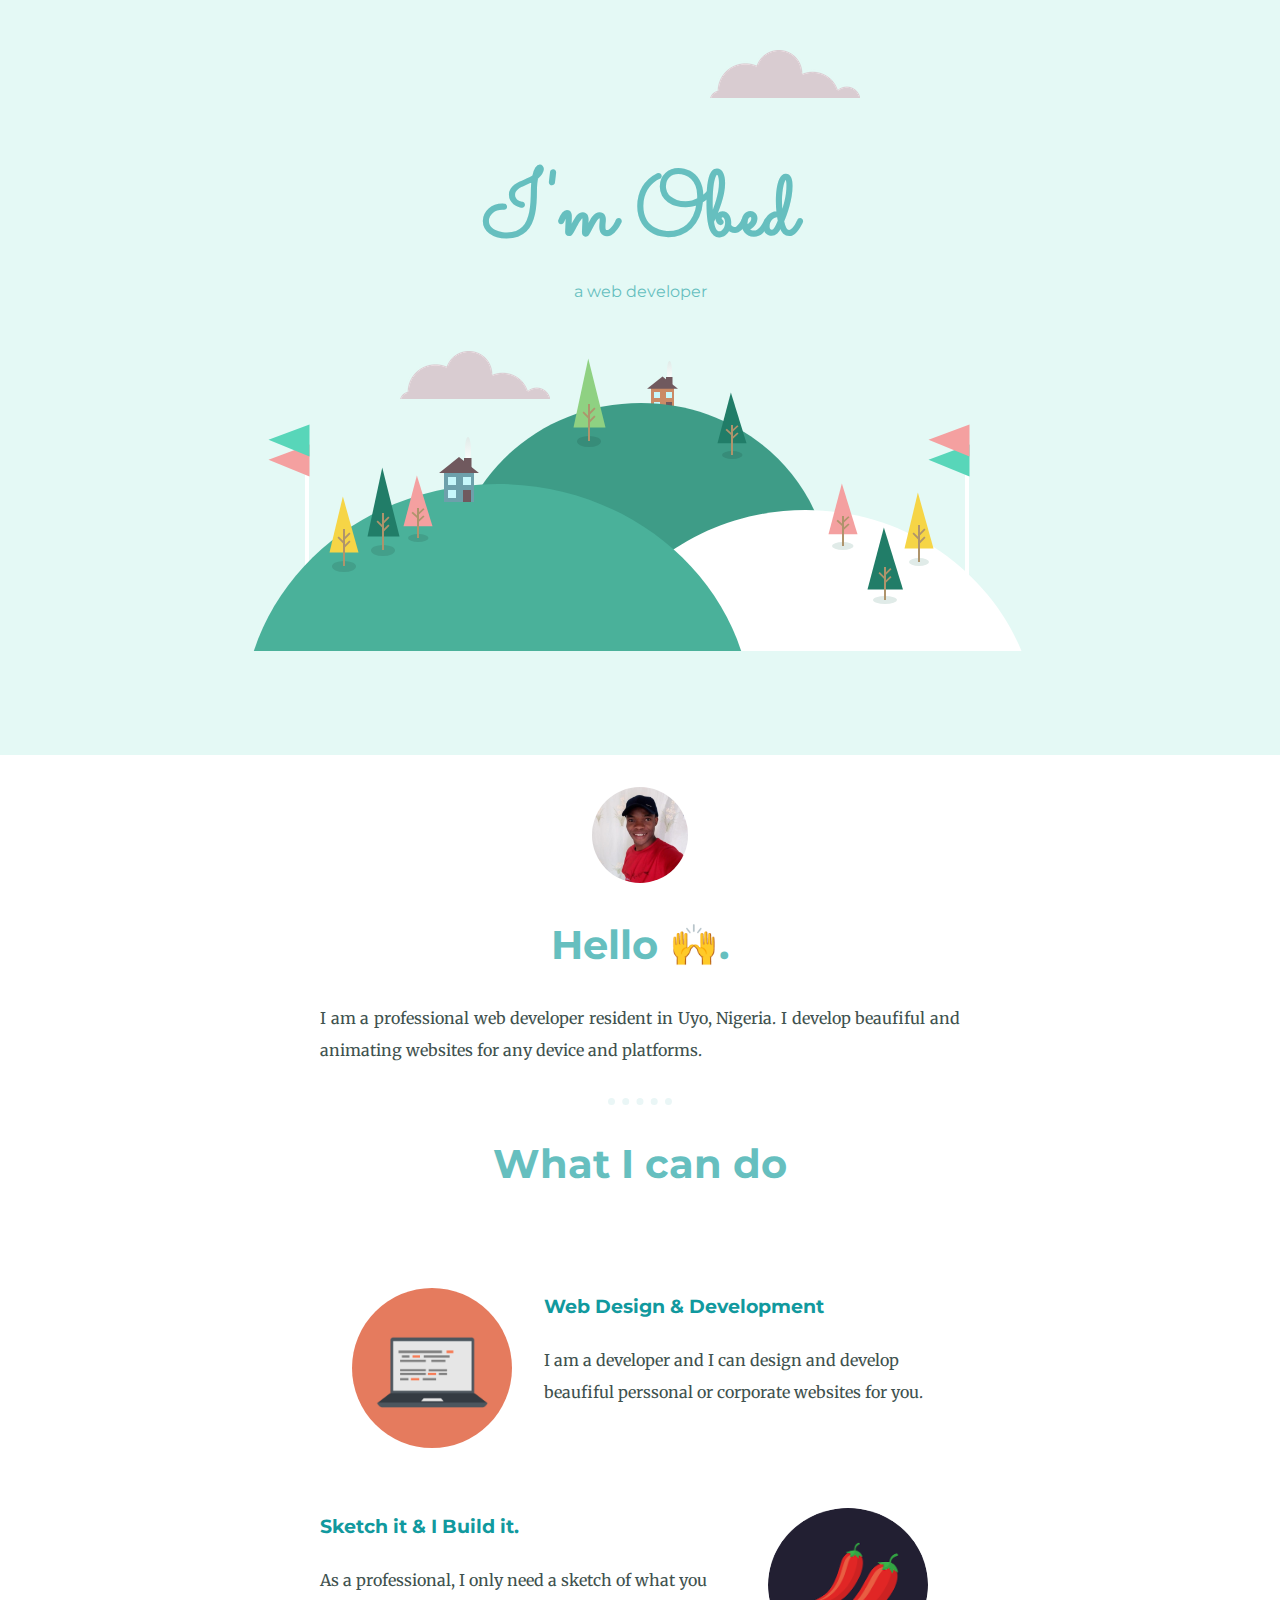
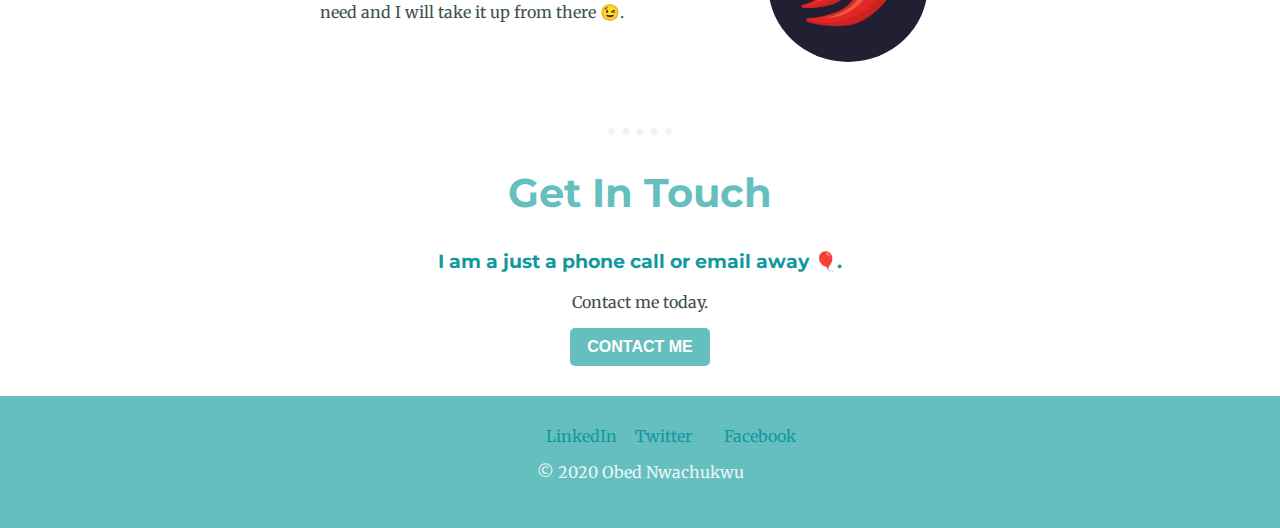
<file: index.html>
<!DOCTYPE html>
<html lang="en">
<head>
    <link rel="stylesheet" href="css-styles\index.css">

    <link href="https://fonts.googleapis.com/css2?family=Merriweather&family=Montserrat
    :wght@200&family=Sacramento&display=swap" rel="stylesheet"> 
    <link rel="icon" href="images\favicon.ico">
    <meta charset="UTF-8">
    <title>Obed Nwachukwu</title>
</head>
<body>
    <div class="topContainer">
        <img class="top-cloud" src="images\cloud.png" alt="cloud-img">
        <h1>I'm Obed</h1>
    <p class="webPara">a web developer</p>
    <img class="bottom-cloud" src="images\cloud.png" alt="cloud-img">
    <img src="images\land.svg" alt="land-img">
    </div>
    <div class="middle-container">
        <div class="profile">
          <img class="profilePix" src="images\obed_pix.jpg" alt="">
          <h2>Hello 🙌.</h2>
          <p class="profile-description">I am a professional web developer resident in Uyo, Nigeria. I develop beaufiful and animating websites
              for any device and platforms.
          </p>
        </div>
        <hr>
        <div class="skills">
          <h2>What I can do</h2>
          <div class="skill-row">
            <img class="skill-pix1" src="images\computer.png" alt="">
            <h3>Web Design & Development</h3>
            <p>I am a developer and I can design and develop beaufiful perssonal or corporate
                websites for you.
            </p>
          </div>
          <div class="skill-row">
            <img class="skill-pix2" src="images\chillies.png" alt="">
            <h3>Sketch it & I Build it.</h3>
            <p>As a professional, I only need a sketch of what you need and I will take it up from there 😉.</p>
          </div>
        </div>
        <hr>
        <div class="contact-me">
          <h2>Get In Touch</h2>
          <h3>I am a just a phone call or email away 🎈.</h3>
          <p>Contact me today.</p>
          <div class="btn">CONTACT ME</div>
        </div>
      </div>
      
      
      <div class="bottom-container">
        <div class="footer-link">LinkedIn</div>
        <div class="footer-link" >Twitter</div>
        <div class="footer-link" >Facebook</div>
        <p class="name-footer">© 2020 Obed Nwachukwu</p>
      </div>
      
</body>
</html>
</file>
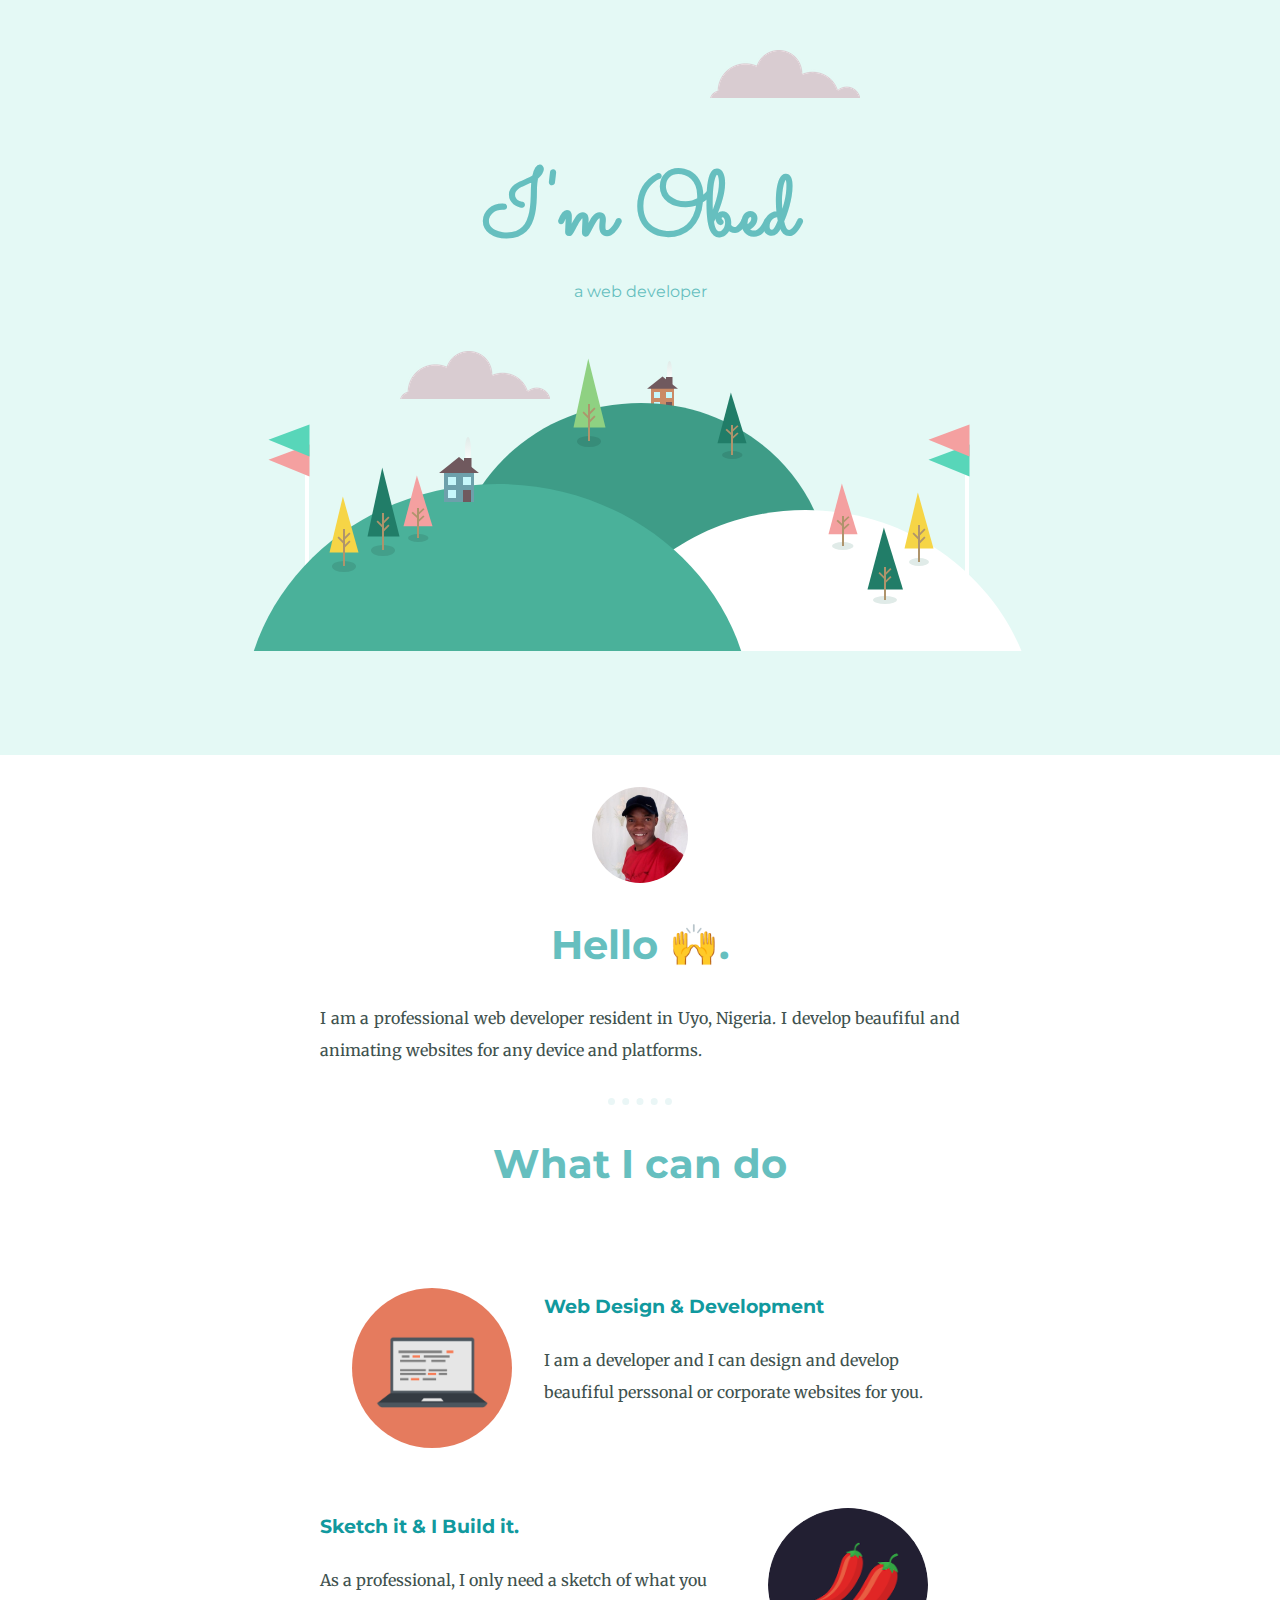
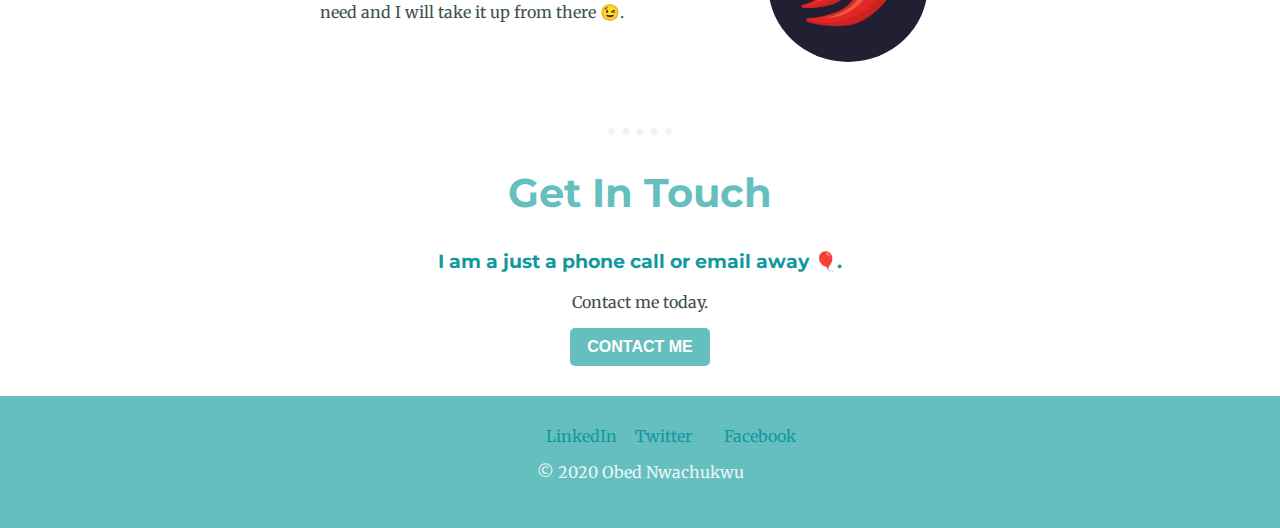
<file: obed.html>
<!DOCTYPE html>
<html lang="en">
<head>
    <link rel="stylesheet" href="css-styles\obed.css">

    <link href="https://fonts.googleapis.com/css2?family=Merriweather&family=Montserrat
    :wght@200&family=Sacramento&display=swap" rel="stylesheet"> 
    <link rel="icon" href="images\favicon.ico">
    <meta charset="UTF-8">
    <title>Obed Nwachukwu</title>
</head>
<body>
    <div class="topContainer">
        <img class="top-cloud" src="images\cloud.png" alt="cloud-img">
        <h1>I'm Obed</h1>
    <p class="webPara">a web developer</p>
    <img class="bottom-cloud" src="images\cloud.png" alt="cloud-img">
    <img src="images\land.svg" alt="land-img">
    </div>
    <div class="middle-container">
        <div class="profile">
          <img class="profilePix" src="images\obed_pix.jpg" alt="">
          <h2>Hello 🙌.</h2>
          <p class="profile-description">I am a professional web developer resident in Uyo, Nigeria. I develop beaufiful and animating websites
              for any device and platforms.
          </p>
        </div>
        <hr>
        <div class="skills">
          <h2>What I can do</h2>
          <div class="skill-row">
            <img class="skill-pix1" src="images\computer.png" alt="">
            <h3>Web Design & Development</h3>
            <p>I am a developer and I can design and develop beaufiful perssonal or corporate
                websites for you.
            </p>
          </div>
          <div class="skill-row">
            <img class="skill-pix2" src="images\chillies.png" alt="">
            <h3>Sketch it & I Build it.</h3>
            <p>As a professional, I only need a sketch of what you need and I will take it up from there 😉.</p>
          </div>
        </div>
        <hr>
        <div class="contact-me">
          <h2>Get In Touch</h2>
          <h3>I am a just a phone call or email away 🎈.</h3>
          <p>Contact me today.</p>
          <div class="btn">CONTACT ME</div>
        </div>
      </div>
      
      
      <div class="bottom-container">
        <div class="footer-link">LinkedIn</div>
        <div class="footer-link" >Twitter</div>
        <div class="footer-link" >Facebook</div>
        <p class="name-footer">© 2020 Obed Nwachukwu</p>
      </div>
      
</body>
</html>
</file>
